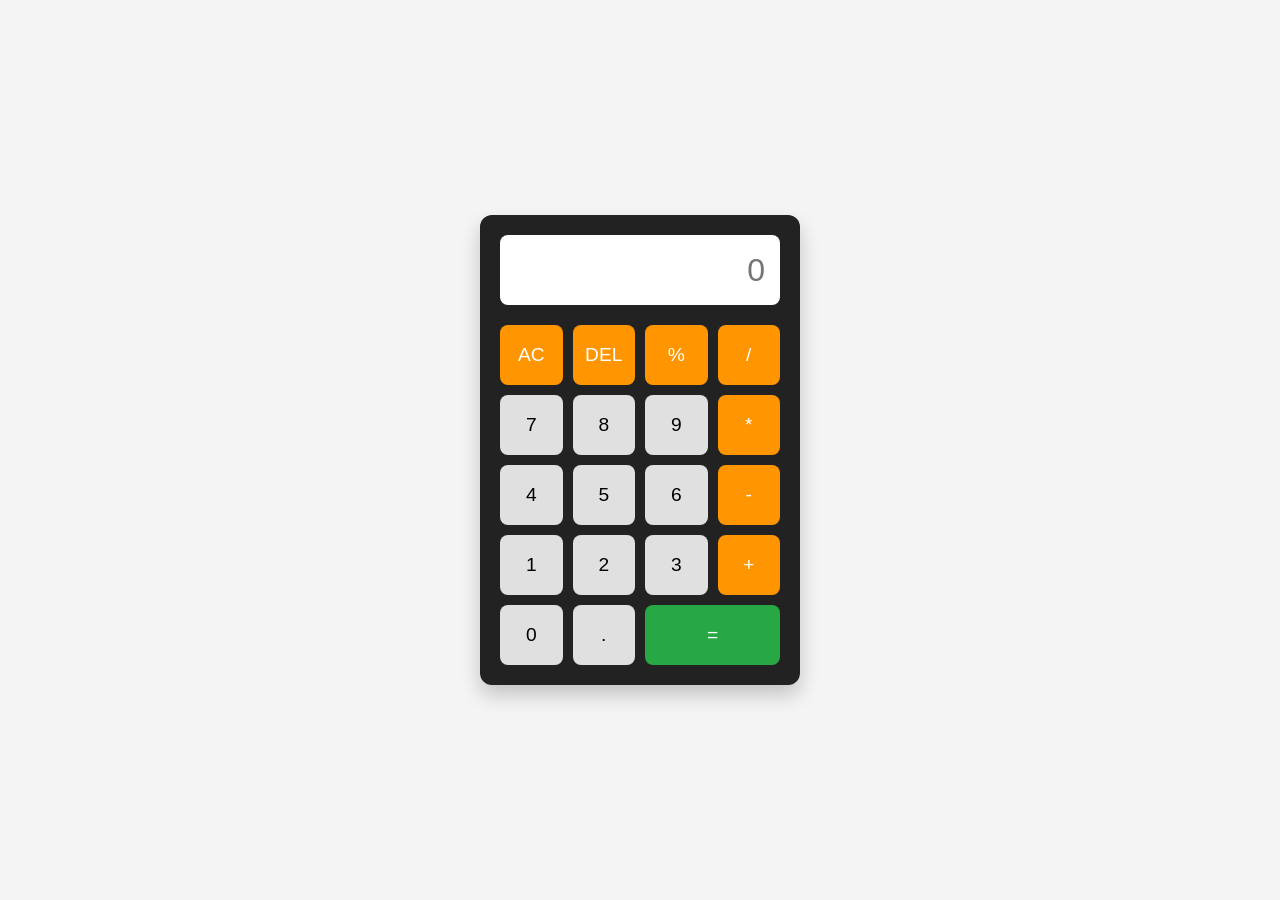
<file: calculator-codesoft/index.html>
<!DOCTYPE html>
<html lang="en">
<head>
    <meta charset="UTF-8">
    <meta name="viewport" content="width=device-width, initial-scale=1.0">
    <title>Calculator | CODSOFT</title>

    <link rel="stylesheet" href="style.css">
</head>
<body>

<div class="calculator">

    <input
        type="text"
        id="display"
        readonly
        placeholder="0">

    <div class="buttons">

        <button class="operator">AC</button>
        <button class="operator">DEL</button>
        <button class="operator">%</button>
        <button class="operator">/</button>

        <button>7</button>
        <button>8</button>
        <button>9</button>
        <button class="operator">*</button>

        <button>4</button>
        <button>5</button>
        <button>6</button>
        <button class="operator">-</button>

        <button>1</button>
        <button>2</button>
        <button>3</button>
        <button class="operator">+</button>

        <button>0</button>
        <button>.</button>
        <button>=</button>

    </div>

</div>

<script src="script.js"></script>

</body>
</html>
</file>
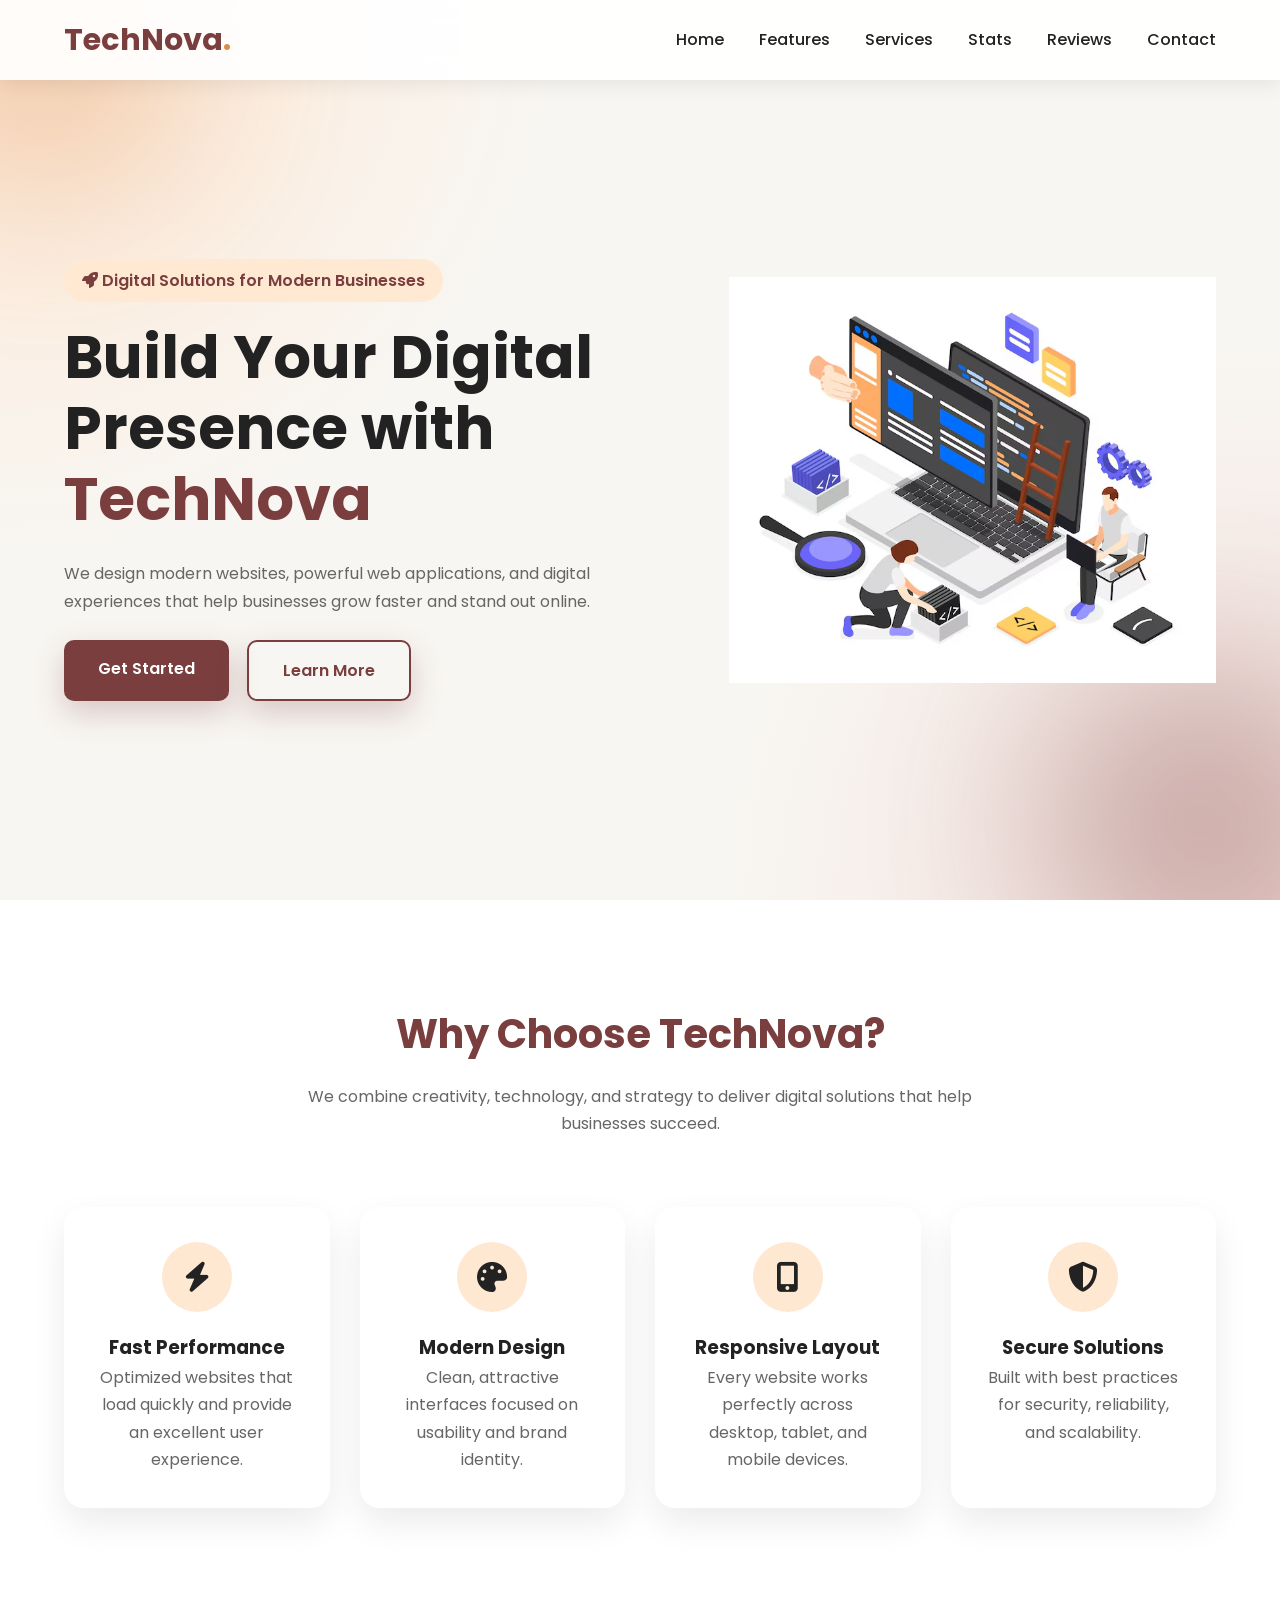
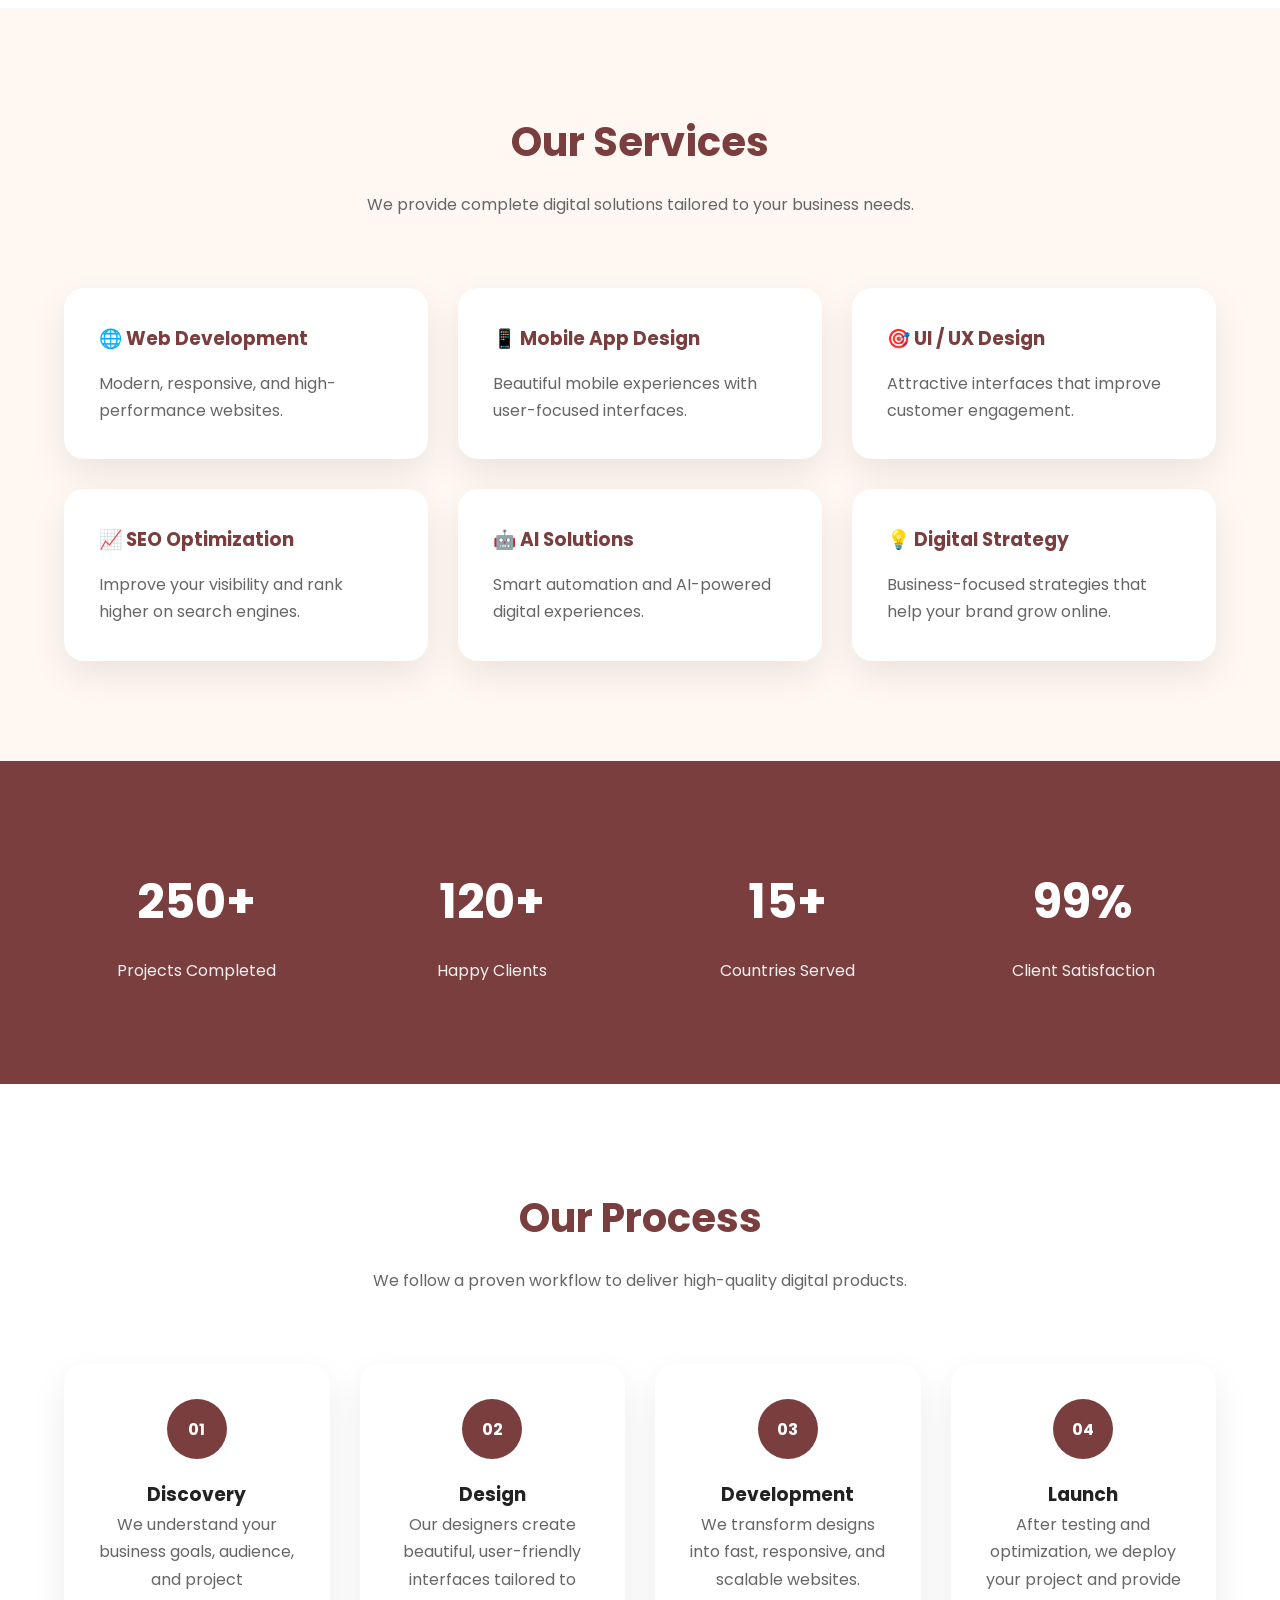
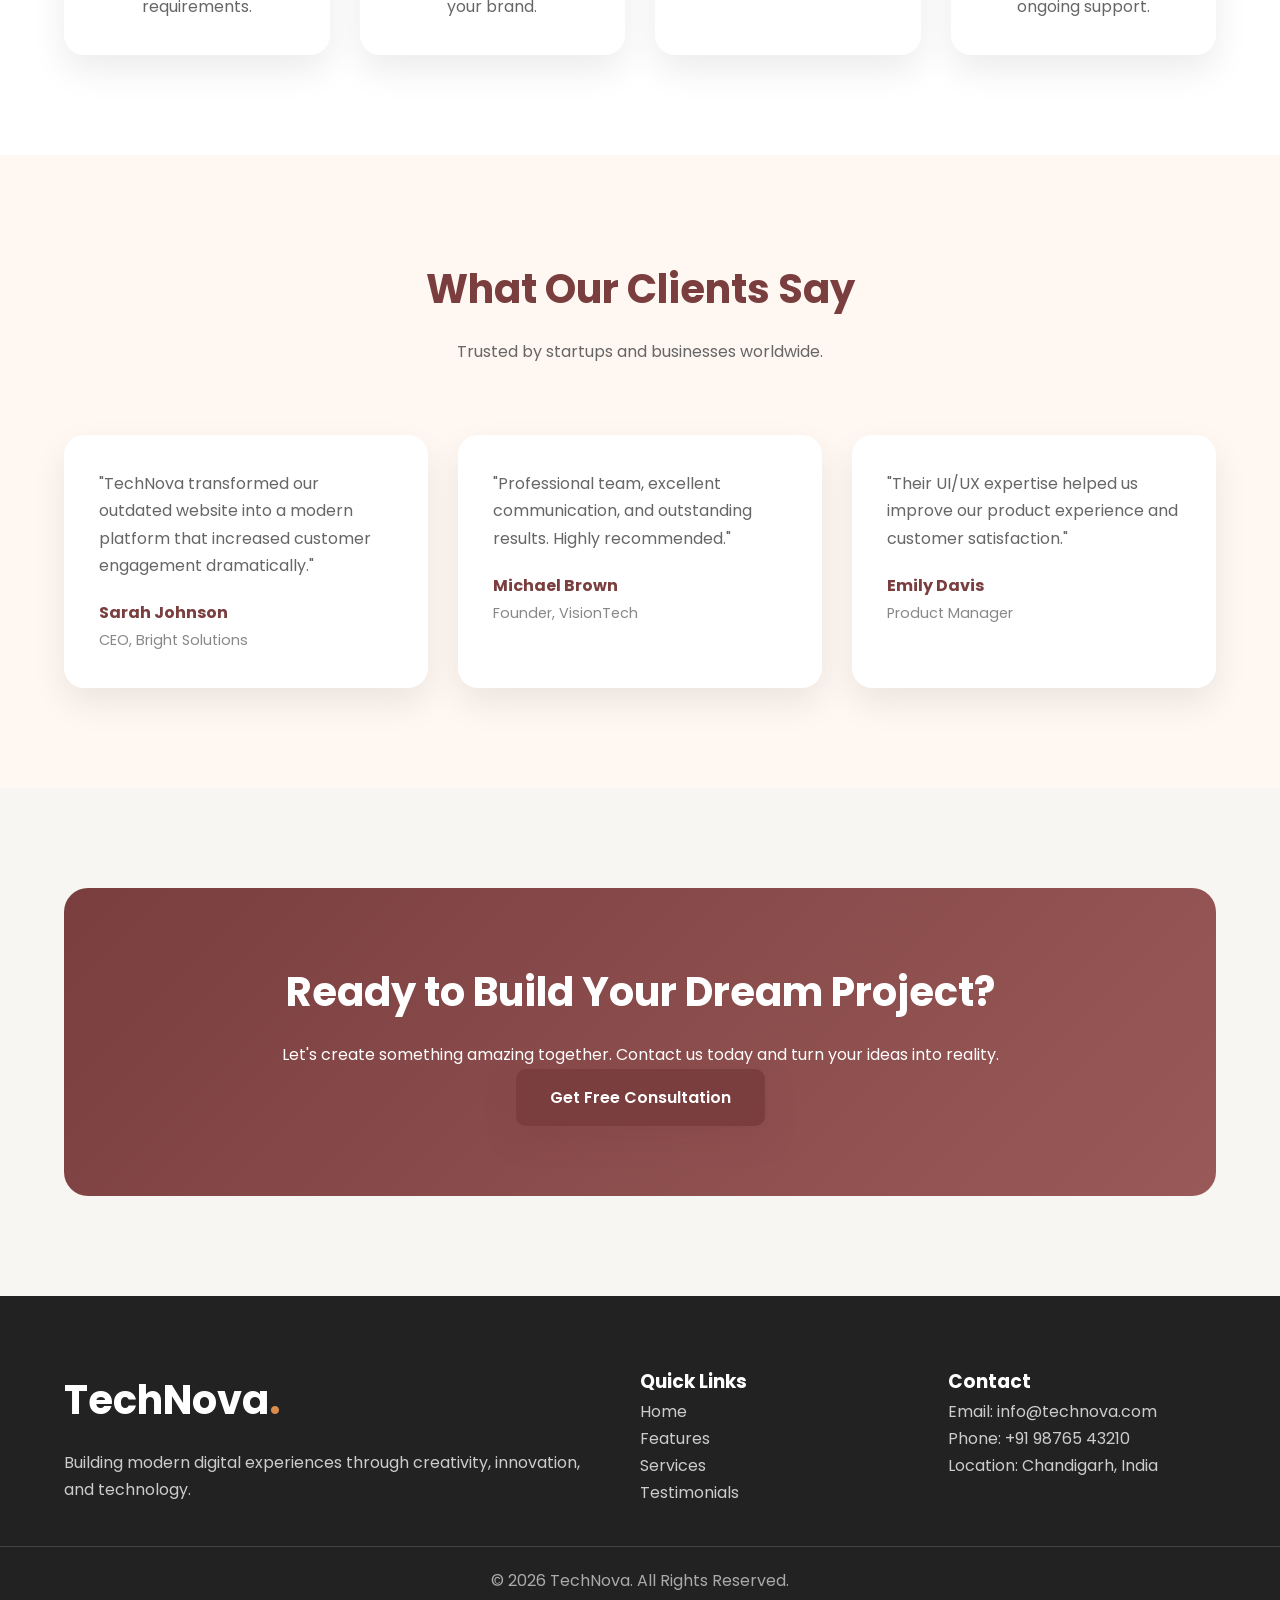
<file: landing-page-codesoft/index.html>
<!DOCTYPE html>
<html lang="en">

<head>
    <meta charset="UTF-8">
    <meta name="viewport" content="width=device-width, initial-scale=1.0">
    <title>TechNova | Digital Agency</title>

    <link rel="stylesheet" href="style.css">

    <link rel="preconnect" href="https://fonts.googleapis.com">
    <link rel="preconnect" href="https://fonts.gstatic.com" crossorigin>

    <link href="https://fonts.googleapis.com/css2?family=Poppins:wght@300;400;500;600;700;800&display=swap"
        rel="stylesheet">
    <link rel="icon" href="assets/images/favicon.png">
    <link rel="stylesheet"
href="https://cdnjs.cloudflare.com/ajax/libs/font-awesome/6.7.2/css/all.min.css">
</head>

<body>

    <!-- ================= HEADER ================= -->

    <header>

        <div class="container navbar">

            <a href="#" class="logo">
                TechNova<span>.</span>
            </a>

            <nav>

                <ul class="nav-links">

                    <li><a href="#hero">Home</a></li>

                    <li><a href="#features">Features</a></li>

                    <li><a href="#services">Services</a></li>

                    <li><a href="#stats">Stats</a></li>

                    <li><a href="#testimonials">Reviews</a></li>

                    <li><a href="#cta">Contact</a></li>

                </ul>

            </nav>

        </div>

    </header>

    <!-- ================= HERO ================= -->

    <section id="hero">

        <div class="blob blob1"></div>
        <div class="blob blob2"></div>

        <div class="container hero-container">

            <div class="hero-content">

                <span class="hero-tag">
<i class="fa-solid fa-rocket"></i>
Digital Solutions for Modern Businesses
</span>

                <h1>

                    Build Your Digital Presence with

                    <span>TechNova</span>

                </h1>

                <p>

                    We design modern websites, powerful web applications,
                    and digital experiences that help businesses grow faster
                    and stand out online.

                </p>

                <div class="hero-buttons">

                    <a href="#services" class="btn">

                        Get Started

                    </a>

                    <a href="#features" class="btn btn-outline">

                        Learn More

                    </a>

                </div>

            </div>

            <div class="hero-image">

                <img src="assets/images/hero.png" alt="Hero">

            </div>

        </div>

    </section>

    <!-- ================= FEATURES ================= -->

    <section id="features">

    <div class="container">

        <div class="section-heading">

            <h2>Why Choose TechNova?</h2>

            <p>
                We combine creativity, technology, and strategy to deliver
                digital solutions that help businesses succeed.
            </p>

        </div>

        <div class="features-grid">

            <div class="feature-card">

                <div class="feature-icon">
    <i class="fa-solid fa-bolt"></i>
</div>

                <h3>Fast Performance</h3>

                <p>
                    Optimized websites that load quickly and provide an excellent user experience.
                </p>

            </div>

            <div class="feature-card">

                <div class="feature-icon">
<i class="fa-solid fa-palette"></i>
</div>

                <h3>Modern Design</h3>

                <p>
                    Clean, attractive interfaces focused on usability and brand identity.
                </p>

            </div>

            <div class="feature-card">

               <div class="feature-icon">
<i class="fa-solid fa-mobile-screen-button"></i>
</div>

                <h3>Responsive Layout</h3>

                <p>
                    Every website works perfectly across desktop, tablet, and mobile devices.
                </p>

            </div>

            <div class="feature-card">

               <div class="feature-icon">
<i class="fa-solid fa-shield-halved"></i>
</div>

                <h3>Secure Solutions</h3>

                <p>
                    Built with best practices for security, reliability, and scalability.
                </p>

            </div>

        </div>

    </div>

</section>

    <!-- ================= SERVICES ================= -->

        <section id="services">

    <div class="container">

        <div class="section-heading">

            <h2>Our Services</h2>

            <p>
                We provide complete digital solutions tailored to your business needs.
            </p>

        </div>

        <div class="services-grid">

            <div class="service-card">

                <h3>🌐 Web Development</h3>

                <p>
                    Modern, responsive, and high-performance websites.
                </p>

            </div>

            <div class="service-card">

                <h3>📱 Mobile App Design</h3>

                <p>
                    Beautiful mobile experiences with user-focused interfaces.
                </p>

            </div>

            <div class="service-card">

                <h3>🎯 UI / UX Design</h3>

                <p>
                    Attractive interfaces that improve customer engagement.
                </p>

            </div>

            <div class="service-card">

                <h3>📈 SEO Optimization</h3>

                <p>
                    Improve your visibility and rank higher on search engines.
                </p>

            </div>

            <div class="service-card">

                <h3>🤖 AI Solutions</h3>

                <p>
                    Smart automation and AI-powered digital experiences.
                </p>

            </div>

            <div class="service-card">

                <h3>💡 Digital Strategy</h3>

                <p>
                    Business-focused strategies that help your brand grow online.
                </p>

            </div>

        </div>

    </div>

</section>

    <!-- ================= STATS ================= -->

        <section id="stats">

    <div class="container stats-grid">

        <div class="stat-box">

            <h2>250+</h2>

            <p>Projects Completed</p>

        </div>

        <div class="stat-box">

            <h2>120+</h2>

            <p>Happy Clients</p>

        </div>

        <div class="stat-box">

            <h2>15+</h2>

            <p>Countries Served</p>

        </div>

        <div class="stat-box">

            <h2>99%</h2>

            <p>Client Satisfaction</p>

        </div>

    </div>

</section>

    <!-- ================= PROCESS ================= -->

<section id="process">

    <div class="container">

        <div class="section-heading">

            <h2>Our Process</h2>

            <p>
                We follow a proven workflow to deliver high-quality digital products.
            </p>

        </div>

        <div class="process-grid">

            <div class="process-card">

                <div class="process-number">01</div>

                <h3>Discovery</h3>

                <p>
                    We understand your business goals, audience, and project requirements.
                </p>

            </div>

            <div class="process-card">

                <div class="process-number">02</div>

                <h3>Design</h3>

                <p>
                    Our designers create beautiful, user-friendly interfaces tailored to your brand.
                </p>

            </div>

            <div class="process-card">

                <div class="process-number">03</div>

                <h3>Development</h3>

                <p>
                    We transform designs into fast, responsive, and scalable websites.
                </p>

            </div>

            <div class="process-card">

                <div class="process-number">04</div>

                <h3>Launch</h3>

                <p>
                    After testing and optimization, we deploy your project and provide ongoing support.
                </p>

            </div>

        </div>

    </div>

</section>

    
        <!-- ================= TESTIMONIALS ================= -->

<section id="testimonials">

    <div class="container">

        <div class="section-heading">

            <h2>What Our Clients Say</h2>

            <p>
                Trusted by startups and businesses worldwide.
            </p>

        </div>

        <div class="testimonial-grid">

            <div class="testimonial-card">

                <p>

                    "TechNova transformed our outdated website into a modern platform that increased customer engagement dramatically."

                </p>

                <h4>Sarah Johnson</h4>

                <span>CEO, Bright Solutions</span>

            </div>

            <div class="testimonial-card">

                <p>

                    "Professional team, excellent communication, and outstanding results. Highly recommended."

                </p>

                <h4>Michael Brown</h4>

                <span>Founder, VisionTech</span>

            </div>

            <div class="testimonial-card">

                <p>

                    "Their UI/UX expertise helped us improve our product experience and customer satisfaction."

                </p>

                <h4>Emily Davis</h4>

                <span>Product Manager</span>

            </div>

        </div>

    </div>

</section>

    

   
        <!-- ================= CTA ================= -->

<section id="cta">

    <div class="container cta-box">

        <h2>

            Ready to Build Your Dream Project?

        </h2>

        <p>

            Let's create something amazing together.
            Contact us today and turn your ideas into reality.

        </p>

        <a href="#" class="btn">

            Get Free Consultation

        </a>

    </div>

</section>

   

   
        <!-- ================= FOOTER ================= -->

<footer>

    <div class="container footer-container">

        <div class="footer-about">

            <h2>

                TechNova<span>.</span>

            </h2>

            <p>

                Building modern digital experiences through creativity,
                innovation, and technology.

            </p>

        </div>

        <div class="footer-links">

            <h3>Quick Links</h3>

            <ul>

                <li><a href="#hero">Home</a></li>

                <li><a href="#features">Features</a></li>

                <li><a href="#services">Services</a></li>

                <li><a href="#testimonials">Testimonials</a></li>

            </ul>

        </div>

        <div class="footer-contact">

            <h3>Contact</h3>

            <p>Email: info@technova.com</p>

            <p>Phone: +91 98765 43210</p>

            <p>Location: Chandigarh, India</p>

        </div>

    </div>

    <hr>

    <div class="copyright">

        © 2026 TechNova. All Rights Reserved.

    </div>

</footer>

   

</body>

</html>
</file>
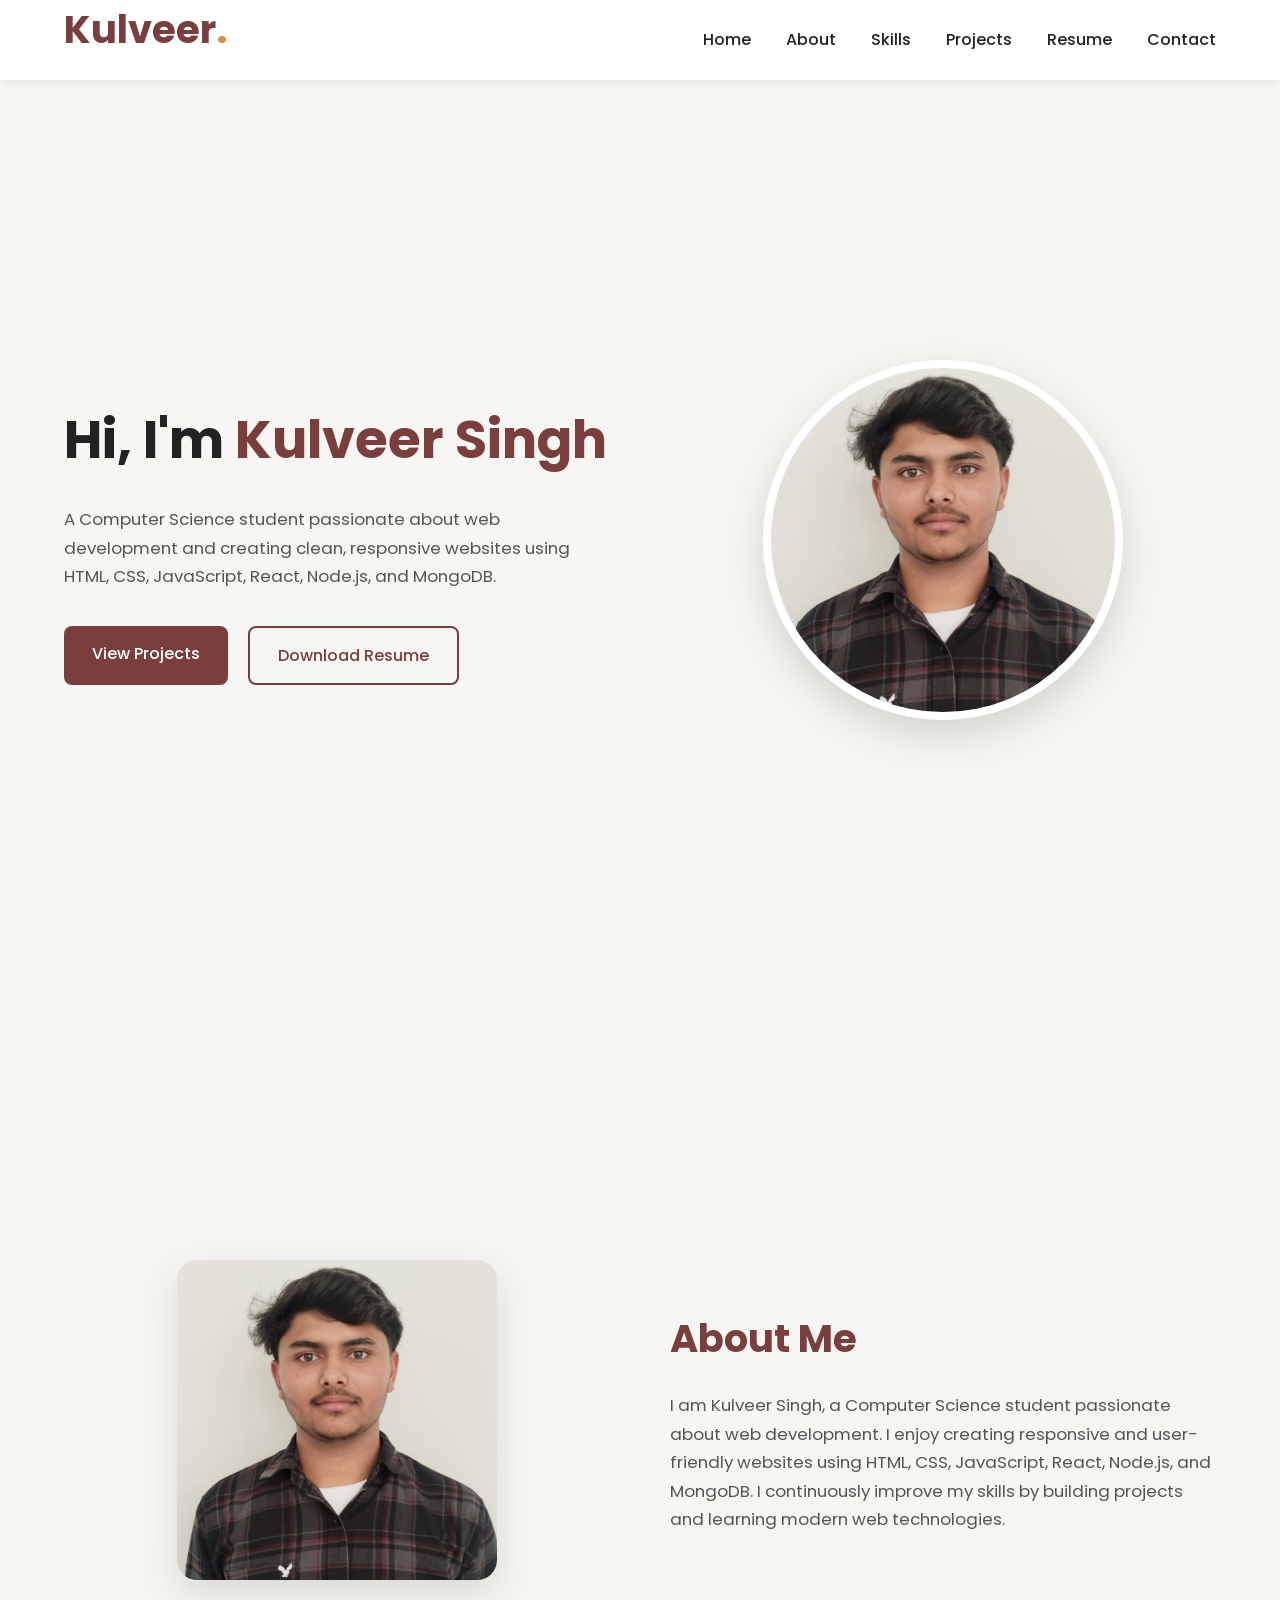
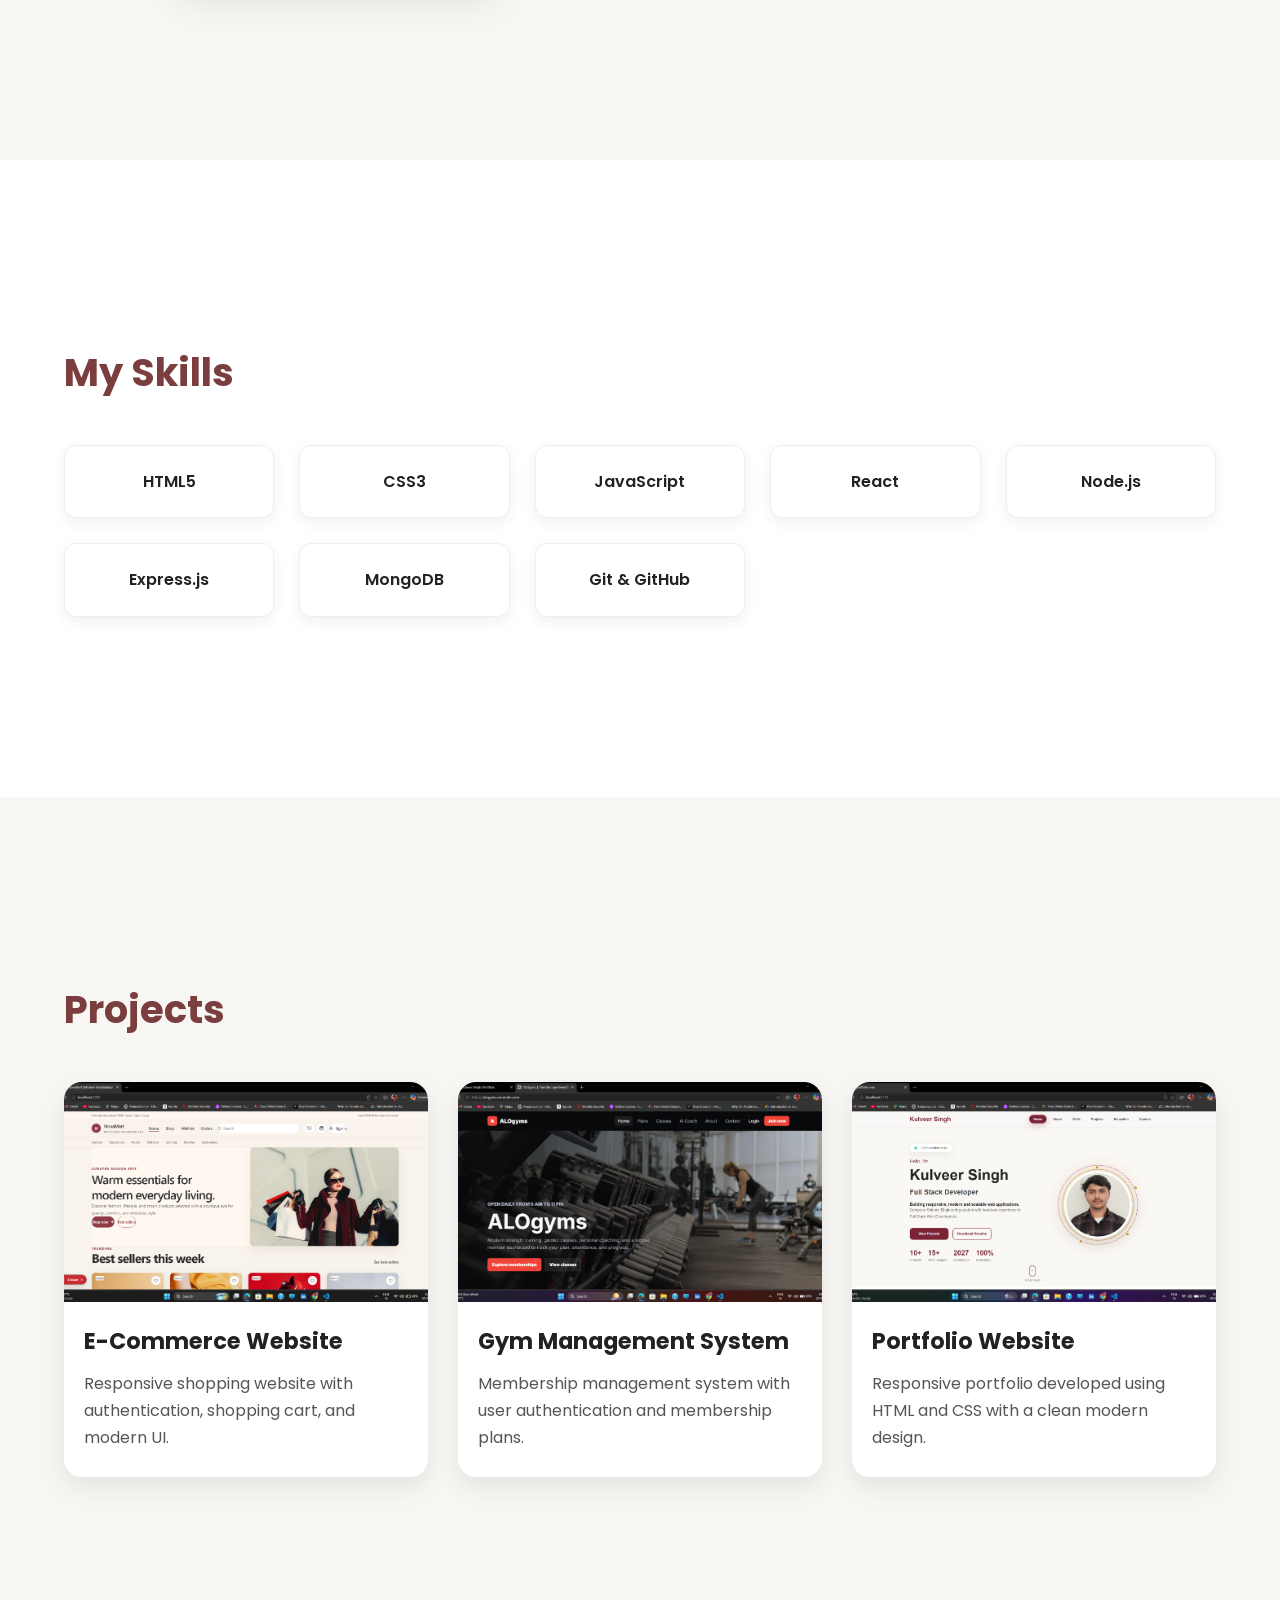
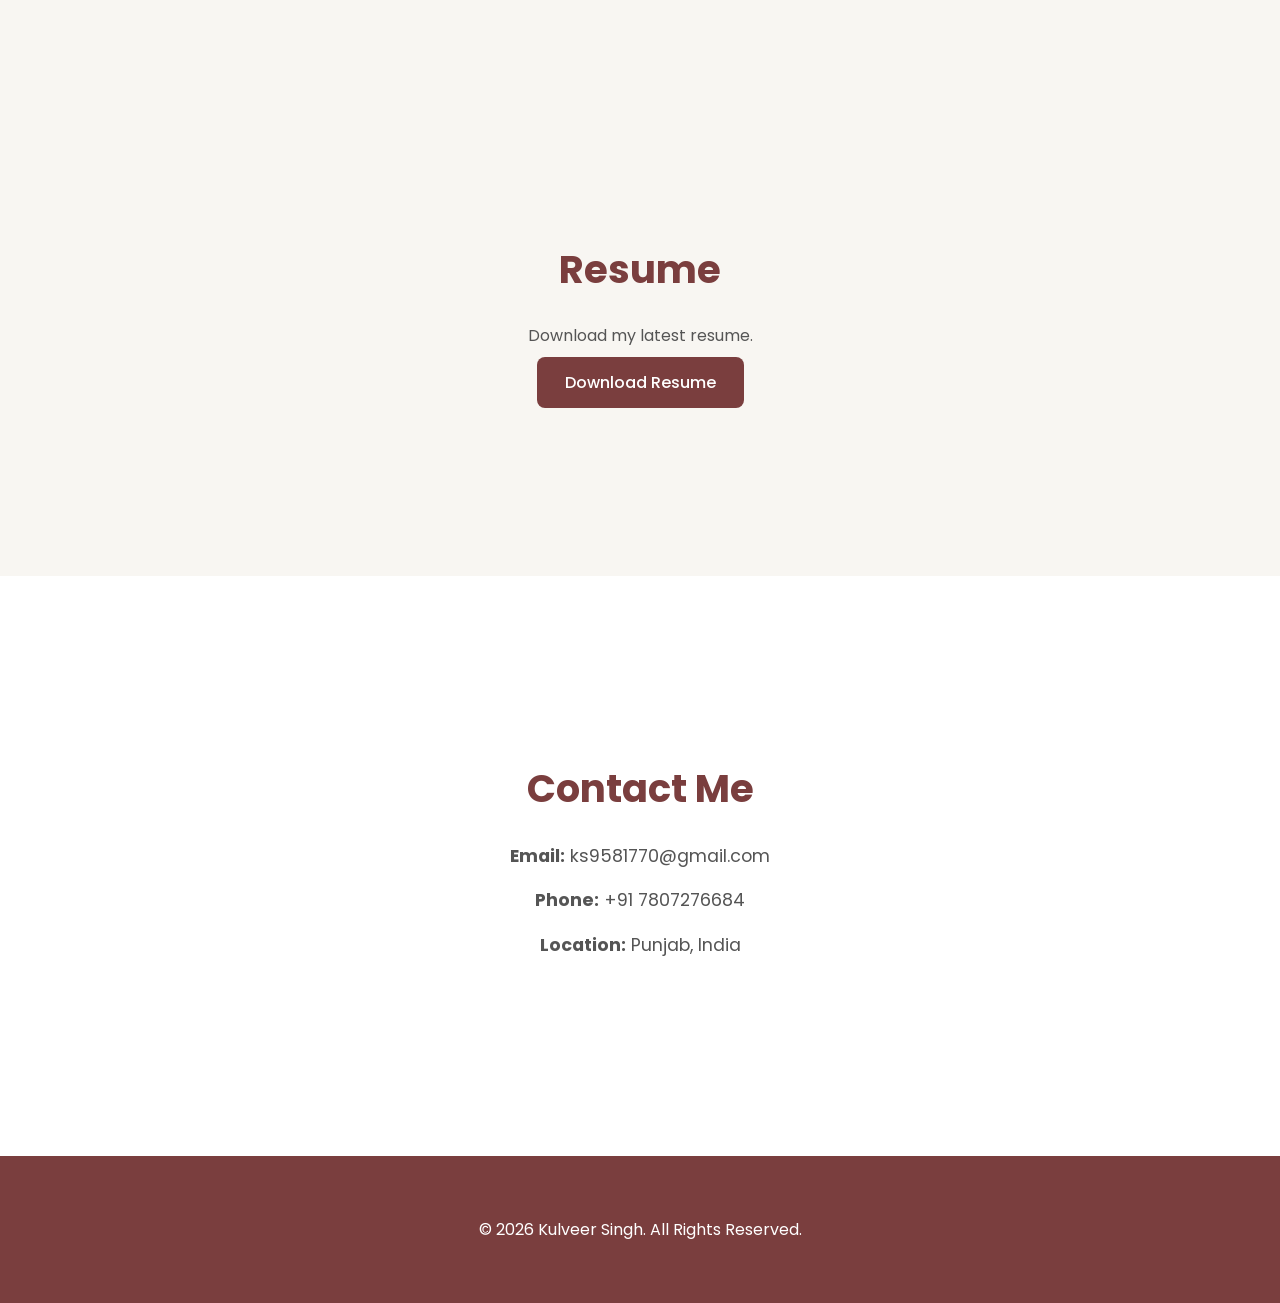
<file: portfolio-codsoft/index.html>
<!DOCTYPE html>
<html lang="en">

<head>

    <meta charset="UTF-8">
    <meta name="viewport" content="width=device-width, initial-scale=1.0">

    <title>Kulveer Singh | Portfolio</title>

    <link rel="stylesheet" href="style.css">

    <!-- Google Font -->
    <link rel="preconnect" href="https://fonts.googleapis.com">
    <link rel="preconnect" href="https://fonts.gstatic.com" crossorigin>

    <link href="https://fonts.googleapis.com/css2?family=Poppins:wght@300;400;500;600;700;800&display=swap"
        rel="stylesheet">

</head>

<body>

    <!-- ================= HEADER ================= -->

    <header>
        <header>

    <div class="container navbar">

        <h2 class="logo">Kulveer<span>.</span></h2>

        <nav>

            <ul class="nav-links">

                <li><a href="#home">Home</a></li>

                <li><a href="#about">About</a></li>

                <li><a href="#skills">Skills</a></li>

                <li><a href="#projects">Projects</a></li>

                <li><a href="#resume">Resume</a></li>

                <li><a href="#contact">Contact</a></li>

            </ul>

        </nav>

    </div>

</header>

    </header>


    <!-- ================= HERO ================= -->

    <section id="home">
        <section id="home" class="hero">

    <div class="container hero-container">

        <div class="hero-text">

            <h1>
                Hi, I'm
                <span>Kulveer Singh</span>
            </h1>

            <p>

                A Computer Science student passionate about web development and creating clean, responsive websites using HTML, CSS, JavaScript, React, Node.js, and MongoDB.

            </p>

            <div class="hero-buttons">

                <a href="#projects" class="btn">
                    View Projects
                </a>

                <a href="assets/resume/Kulveer_Resume.pdf" download class="btn btn-outline">
                    Download Resume
                </a>

            </div>

        </div>

        <div class="hero-image">

            <img src="assets/images/profile.jpg" alt="Kulveer Singh">

        </div>

    </div>

</section>

    </section>


    <!-- ================= ABOUT ================= -->

    <section id="about">
        <section id="about">

    <div class="container about-container">

        <div class="about-image">
            <img src="assets/images/profile.jpg" alt="Profile">
        </div>

        <div class="about-content">

            <h2>About Me</h2>

            <p>
                I am Kulveer Singh, a Computer Science student passionate about web development. I enjoy creating responsive and user-friendly websites using HTML, CSS, JavaScript, React, Node.js, and MongoDB. I continuously improve my skills by building projects and learning modern web technologies.
            </p>

        </div>

    </div>

</section>

    </section>


    <!-- ================= SKILLS ================= -->

    <section id="skills">
        <section id="skills">

    <div class="container">

        <h2>My Skills</h2>

        <div class="skills-grid">

            <div class="skill-card">HTML5</div>
            <div class="skill-card">CSS3</div>
            <div class="skill-card">JavaScript</div>
            <div class="skill-card">React</div>
            <div class="skill-card">Node.js</div>
            <div class="skill-card">Express.js</div>
            <div class="skill-card">MongoDB</div>
            <div class="skill-card">Git & GitHub</div>

        </div>

    </div>

</section>

    </section>


    <!-- ================= PROJECTS ================= -->

    <section id="projects">
        <section id="projects">

    <div class="container">

        <h2>Projects</h2>

        <div class="projects-grid">

            <div class="project-card">

                <img src="assets/images/ecommerce.png" alt="Project">

                <h3>E-Commerce Website</h3>

                <p>
                    Responsive shopping website with authentication, shopping cart, and modern UI.
                </p>

            </div>

            <div class="project-card">

                <img src="assets/images/gym.png" alt="Project">

                <h3>Gym Management System</h3>

                <p>
                    Membership management system with user authentication and membership plans.
                </p>

            </div>

            <div class="project-card">

                <img src="assets/images/portfolio.png" alt="Project">

                <h3>Portfolio Website</h3>

                <p>
                    Responsive portfolio developed using HTML and CSS with a clean modern design.
                </p>

            </div>

        </div>

    </div>

</section>

    </section>


    <!-- ================= RESUME ================= -->

    <section id="resume">
        <section id="resume">

    <div class="container resume-section">

        <h2>Resume</h2>

        <p>Download my latest resume.</p>

        <a href="assets/resume/Kulveer_Resume.pdf" class="btn" download>

            Download Resume

        </a>

    </div>

</section>

    </section>


    <!-- ================= CONTACT ================= -->

    <section id="contact">
        <section id="contact">

    <div class="container contact-section">

        <h2>Contact Me</h2>

        <p><strong>Email:</strong> ks9581770@gmail.com</p>

        <p><strong>Phone:</strong> +91 7807276684</p>

        <p><strong>Location:</strong> Punjab, India</p>

    </div>

</section>

    </section>


    <!-- ================= FOOTER ================= -->

    <footer>
        <footer>

    <div class="container">

        <p>

            © 2026 Kulveer Singh. All Rights Reserved.

        </p>

    </div>

</footer>

    </footer>

</body>

</html>
</file>
<file: calculator-codesoft/style.css>
*{
    margin:0;
    padding:0;
    box-sizing:border-box;
    font-family:Arial, Helvetica, sans-serif;
}

body{
    height:100vh;
    display:flex;
    justify-content:center;
    align-items:center;
    background:#f4f4f4;
}

.calculator{
    width:320px;
    background:#222;
    padding:20px;
    border-radius:12px;
    box-shadow:0 10px 20px rgba(0,0,0,0.2);
}

#display{
    width:100%;
    height:70px;
    border:none;
    outline:none;
    font-size:2rem;
    text-align:right;
    padding:15px;
    margin-bottom:20px;
    border-radius:8px;
    background:#fff;
}

.buttons{
    display:grid;
    grid-template-columns:repeat(4,1fr);
    gap:10px;
}

button{
    height:60px;
    border:none;
    border-radius:8px;
    font-size:1.2rem;
    cursor:pointer;
    background:#e0e0e0;
    transition:0.2s;
}

button:hover{
    background:#d0d0d0;
}

.operator{
    background:#ff9500;
    color:white;
}

.operator:hover{
    background:#e68600;
}

button:last-child{
    grid-column:span 2;
    background:#28a745;
    color:white;
}

button:last-child:hover{
    background:#218838;
}
</file>
<file: landing-page-codesoft/style.css>
/* =========================
   FINAL LANDING PAGE CSS
   TechNova
========================= */

/* RESET */
*{
    margin:0;
    padding:0;
    box-sizing:border-box;
    scroll-behavior:smooth;
}

:root{
    --cream:#F8F6F2;
    --white:#fff;
    --maroon:#7A3E3E;
    --orange:#D98C4C;
    --text:#222;
    --muted:#666;
    --shadow:0 15px 35px rgba(0,0,0,.08);
}

body{
    font-family:'Poppins',sans-serif;
    background:var(--cream);
    color:var(--text);
    line-height:1.7;
}

img{width:100%;display:block}
a{text-decoration:none;color:inherit}
ul{list-style:none}

.container{
    width:90%;
    max-width:1200px;
    margin:auto;
}

section{padding:100px 0;}

h1{font-size:3.7rem;line-height:1.2}
h2{font-size:2.5rem;color:var(--maroon);margin-bottom:15px}
p{color:var(--muted)}

.btn{
    display:inline-block;
    padding:15px 34px;
    border-radius:10px;
    background:var(--maroon);
    color:#fff;
    font-weight:600;
    transition:.35s;
    box-shadow:0 12px 30px rgba(122,62,62,.25);
}
.btn:hover{
    background:var(--orange);
    transform:translateY(-6px);
    box-shadow:0 20px 35px rgba(122,62,62,.35);
}
.btn-outline{
    background:transparent;
    color:var(--maroon);
    border:2px solid var(--maroon);
}
.btn-outline:hover{
    background:var(--maroon);
    color:#fff;
}

/* HEADER */
header{
    position:fixed;
    width:100%;
    top:0;
    background:rgba(255,255,255,.92);
    backdrop-filter:blur(14px);
    box-shadow:0 4px 20px rgba(0,0,0,.08);
    z-index:1000;
}
.navbar{
    height:80px;
    display:flex;
    justify-content:space-between;
    align-items:center;
}
.logo{font-size:1.9rem;font-weight:700;color:var(--maroon)}
.logo span{color:var(--orange)}
.nav-links{display:flex;gap:35px}
.nav-links a{font-weight:500;position:relative}
.nav-links a::after{
content:"";
position:absolute;
left:0;
bottom:-6px;
height:2px;
width:0;
background:var(--orange);
transition:.3s;
}
.nav-links a:hover{color:var(--orange)}
.nav-links a:hover::after{width:100%}

/* HERO */
#hero{
padding-top:160px;
min-height:100vh;
display:flex;
align-items:center;
background:
radial-gradient(circle at top left,#FFE6D1 0%,transparent 35%),
radial-gradient(circle at bottom right,#F3DDD8 0%,transparent 35%),
var(--cream);
position:relative;
overflow:hidden;
}
.hero-container{
display:grid;
grid-template-columns:1.1fr .9fr;
gap:70px;
align-items:center;
position:relative;
z-index:2;
}
.hero-content{animation:slideLeft .9s ease}
.hero-image{animation:slideRight 1s ease}
.hero-tag{
display:inline-block;
padding:8px 18px;
border-radius:30px;
background:#FFE9D2;
color:var(--maroon);
font-weight:600;
margin-bottom:20px;
}
.hero-content h1 span{color:var(--maroon)}
.hero-content p{max-width:550px;margin:25px 0}
.hero-buttons{display:flex;gap:18px}
.hero-image img{
max-width:520px;
margin-left:auto;
animation:floatImage 5s ease-in-out infinite;
}
.blob{
position:absolute;
border-radius:50%;
filter:blur(90px);
opacity:.35;
z-index:1;
}
.blob1{
width:260px;height:260px;
background:var(--orange);
left:-80px;top:-70px;
}
.blob2{
width:320px;height:320px;
background:var(--maroon);
right:-80px;bottom:-80px;
}
@keyframes floatImage{
0%,100%{transform:translateY(0)}
50%{transform:translateY(-18px)}
}
@keyframes slideLeft{
from{opacity:0;transform:translateX(-60px)}
to{opacity:1;transform:none}
}
@keyframes slideRight{
from{opacity:0;transform:translateX(60px)}
to{opacity:1;transform:none}
}

/* COMMON */
.section-heading{
text-align:center;
margin-bottom:70px;
}
.section-heading p{
max-width:700px;
margin:auto;
}

/* FEATURES */
#features{background:#fff}
.features-grid{
display:grid;
grid-template-columns:repeat(4,1fr);
gap:30px;
}
.feature-card{
background:#fff;
padding:35px;
border-radius:20px;
box-shadow:var(--shadow);
text-align:center;
transition:.3s;
}
.feature-card:hover{transform:translateY(-10px)}
.feature-icon{
width:70px;height:70px;
border-radius:50%;
background:#FFE8D2;
display:flex;
align-items:center;
justify-content:center;
font-size:30px;
margin:0 auto 20px;
}

/* SERVICES */
#services{background:#FFF7F1}
.services-grid{
display:grid;
grid-template-columns:repeat(3,1fr);
gap:30px;
}
.service-card{
background:#fff;
padding:35px;
border-radius:20px;
box-shadow:var(--shadow);
transition:.3s;
}
.service-card:hover{transform:translateY(-10px)}
.service-card h3{color:var(--maroon);margin-bottom:15px}

/* STATS */
#stats{
background:var(--maroon);
color:#fff;
}
.stats-grid{
display:grid;
grid-template-columns:repeat(4,1fr);
gap:30px;
text-align:center;
}
.stat-box h2{color:#fff;font-size:3rem}
.stat-box p{color:#f0f0f0}

/* PROCESS */
#process{background:#fff}
.process-grid{
display:grid;
grid-template-columns:repeat(4,1fr);
gap:30px;
}
.process-card{
background:#fff;
padding:35px;
border-radius:20px;
box-shadow:var(--shadow);
text-align:center;
}
.process-number{
width:60px;height:60px;
border-radius:50%;
background:var(--maroon);
color:#fff;
display:flex;
align-items:center;
justify-content:center;
font-weight:700;
margin:0 auto 20px;
}

/* TESTIMONIALS */
#testimonials{background:#FFF7F1}
.testimonial-grid{
display:grid;
grid-template-columns:repeat(3,1fr);
gap:30px;
}
.testimonial-card{
background:#fff;
padding:35px;
border-radius:20px;
box-shadow:var(--shadow);
}
.testimonial-card h4{margin-top:20px;color:var(--maroon)}
.testimonial-card span{color:#888;font-size:.9rem}

/* CTA */
#cta{background:var(--cream)}
.cta-box{
background:linear-gradient(135deg,var(--maroon),#9a5959);
color:#fff;
padding:70px;
border-radius:24px;
text-align:center;
}
.cta-box h2,.cta-box p{color:#fff}

/* FOOTER */
footer{
background:#222;
color:#ddd;
padding:70px 0 25px;
}
.footer-container{
display:grid;
grid-template-columns:2fr 1fr 1fr;
gap:40px;
}
footer h2,footer h3{color:#fff}
footer span{color:var(--orange)}
footer p,footer a{color:#ccc}
footer hr{
margin:40px 0 20px;
border:none;
border-top:1px solid #444;
}
.copyright{text-align:center;color:#aaa}

/* RESPONSIVE */
@media(max-width:992px){
.hero-container,
.features-grid,
.services-grid,
.stats-grid,
.process-grid,
.testimonial-grid,
.footer-container{
grid-template-columns:1fr 1fr;
}
}
@media(max-width:768px){
h1{font-size:2.5rem}
.hero-container,
.features-grid,
.services-grid,
.stats-grid,
.process-grid,
.testimonial-grid,
.footer-container{
grid-template-columns:1fr;
}
.nav-links{display:none}
.hero-buttons{flex-direction:column}
.hero-image img{margin:auto}
.cta-box{padding:40px 25px}
}
</file>
<file: portfolio-codsoft/style.css>
/* ===========================
   GOOGLE FONT
=========================== */

*{
    margin:0;
    padding:0;
    box-sizing:border-box;
    scroll-behavior:smooth;
}

body{

    font-family:'Poppins',sans-serif;

    background:#F8F6F2;

    color:#222;

    line-height:1.7;

}

img{

    width:100%;

    display:block;

}

a{

    text-decoration:none;

    color:inherit;

}

ul{

    list-style:none;

}

.container{

    width:90%;
    max-width:1200px;
    margin:auto;

}

section{

    padding:90px 0;

}

h1{

    font-size:3.3rem;

}

h2{

    font-size:2.4rem;

    color:#7A3E3E;

    margin-bottom:20px;

}

h3{

    font-size:1.4rem;

}

p{

    color:#555;

}
/* ================= HEADER ================= */

header{

    position:fixed;

    top:0;

    left:0;

    width:100%;

    background:#ffffffee;

    backdrop-filter:blur(12px);

    box-shadow:0 2px 10px rgba(0,0,0,.08);

    z-index:1000;

}

.navbar{

    display:flex;

    justify-content:space-between;

    align-items:center;

    height:80px;

}

.logo{

    color:#7A3E3E;

    font-weight:700;

}

.logo span{

    color:#D98C4C;

}

.nav-links{

    display:flex;

    gap:35px;

}

.nav-links a{

    font-weight:500;

    transition:.3s;

}

.nav-links a:hover{

    color:#D98C4C;

}

/* ================= HERO ================= */

.hero{

    min-height:100vh;

    display:flex;

    align-items:center;

}

.hero-container{

    display:flex;

    justify-content:space-between;

    align-items:center;

    gap:60px;

}

.hero-text{

    flex:1;

}

.hero-text h1{

    margin-bottom:20px;

}

.hero-text span{

    color:#7A3E3E;

}

.hero-text p{

    margin-bottom:35px;

    font-size:1.05rem;

}

.hero-buttons{

    display:flex;

    gap:20px;

}

.btn{

    padding:14px 28px;

    background:#7A3E3E;

    color:white;

    border-radius:8px;

    transition:.3s;

    font-weight:500;

}

.btn:hover{

    background:#D98C4C;

}

.btn-outline{

    background:transparent;

    color:#7A3E3E;

    border:2px solid #7A3E3E;

}

.btn-outline:hover{

    color:white;

}

.hero-image{

    flex:1;

    display:flex;

    justify-content:center;

}

.hero-image img{

    width:360px;

    height:360px;

    object-fit:cover;

    border-radius:50%;

    border:8px solid white;

    box-shadow:0 15px 40px rgba(0,0,0,.15);

}
/* ===========================
   ABOUT
=========================== */

.about-container{
    display:flex;
    align-items:center;
    justify-content:space-between;
    gap:60px;
}

.about-image{
    flex:1;
    display:flex;
    justify-content:center;
}

.about-image img{
    width:320px;
    height:320px;
    object-fit:cover;
    border-radius:20px;
    box-shadow:0 15px 40px rgba(0,0,0,.12);
}

.about-content{
    flex:1;
}

.about-content p{
    margin-top:15px;
    font-size:1.05rem;
}


/* ===========================
   SKILLS
=========================== */

#skills{
    background:#ffffff;
}

.skills-grid{

    display:grid;

    grid-template-columns:repeat(auto-fit,minmax(180px,1fr));

    gap:25px;

    margin-top:40px;

}

.skill-card{

    background:white;

    padding:22px;

    border-radius:12px;

    text-align:center;

    font-weight:600;

    border:1px solid #eee;

    box-shadow:0 5px 15px rgba(0,0,0,.06);

    transition:.3s;

}

.skill-card:hover{

    background:#7A3E3E;

    color:white;

    transform:translateY(-8px);

}


/* ===========================
   PROJECTS
=========================== */

.projects-grid{

    display:grid;

    grid-template-columns:repeat(auto-fit,minmax(320px,1fr));

    gap:30px;

    margin-top:40px;

}

.project-card{

    background:white;

    border-radius:18px;

    overflow:hidden;

    box-shadow:0 10px 25px rgba(0,0,0,.08);

    transition:.35s;

}

.project-card:hover{

    transform:translateY(-12px);

}

.project-card img{

    height:220px;

    object-fit:cover;

}

.project-card h3{

    padding:20px 20px 10px;

}

.project-card p{

    padding:0 20px 25px;

}


/* ===========================
   RESUME
=========================== */

.resume-section{

    text-align:center;

}

.resume-section p{

    margin:20px 0;

}


/* ===========================
   CONTACT
=========================== */

#contact{

    background:white;

}

.contact-section{

    text-align:center;

}

.contact-section p{

    margin:15px 0;

    font-size:1.1rem;

}


/* ===========================
   FOOTER
=========================== */

footer{

    background:#7A3E3E;

    color:white;

    text-align:center;

    padding:30px 0;

}

footer p{

    color:white;

}


/* ===========================
   RESPONSIVE
=========================== */

@media(max-width:992px){

    h1{

        font-size:2.6rem;

    }

    .hero-container{

        flex-direction:column-reverse;

        text-align:center;

    }

    .hero-buttons{

        justify-content:center;

    }

    .about-container{

        flex-direction:column;

        text-align:center;

    }

}

@media(max-width:768px){

    .navbar{

        flex-direction:column;

        height:auto;

        padding:20px 0;

    }

    .nav-links{

        margin-top:20px;

        flex-wrap:wrap;

        justify-content:center;

        gap:18px;

    }

    .hero-image img{

        width:260px;

        height:260px;

    }

    h1{

        font-size:2.2rem;

    }

    h2{

        font-size:2rem;

    }

}

@media(max-width:576px){

    .btn{

        width:100%;

        text-align:center;

    }

    .hero-buttons{

        flex-direction:column;

    }

    .projects-grid{

        grid-template-columns:1fr;

    }

    .skills-grid{

        grid-template-columns:1fr 1fr;

    }

}
</file>
